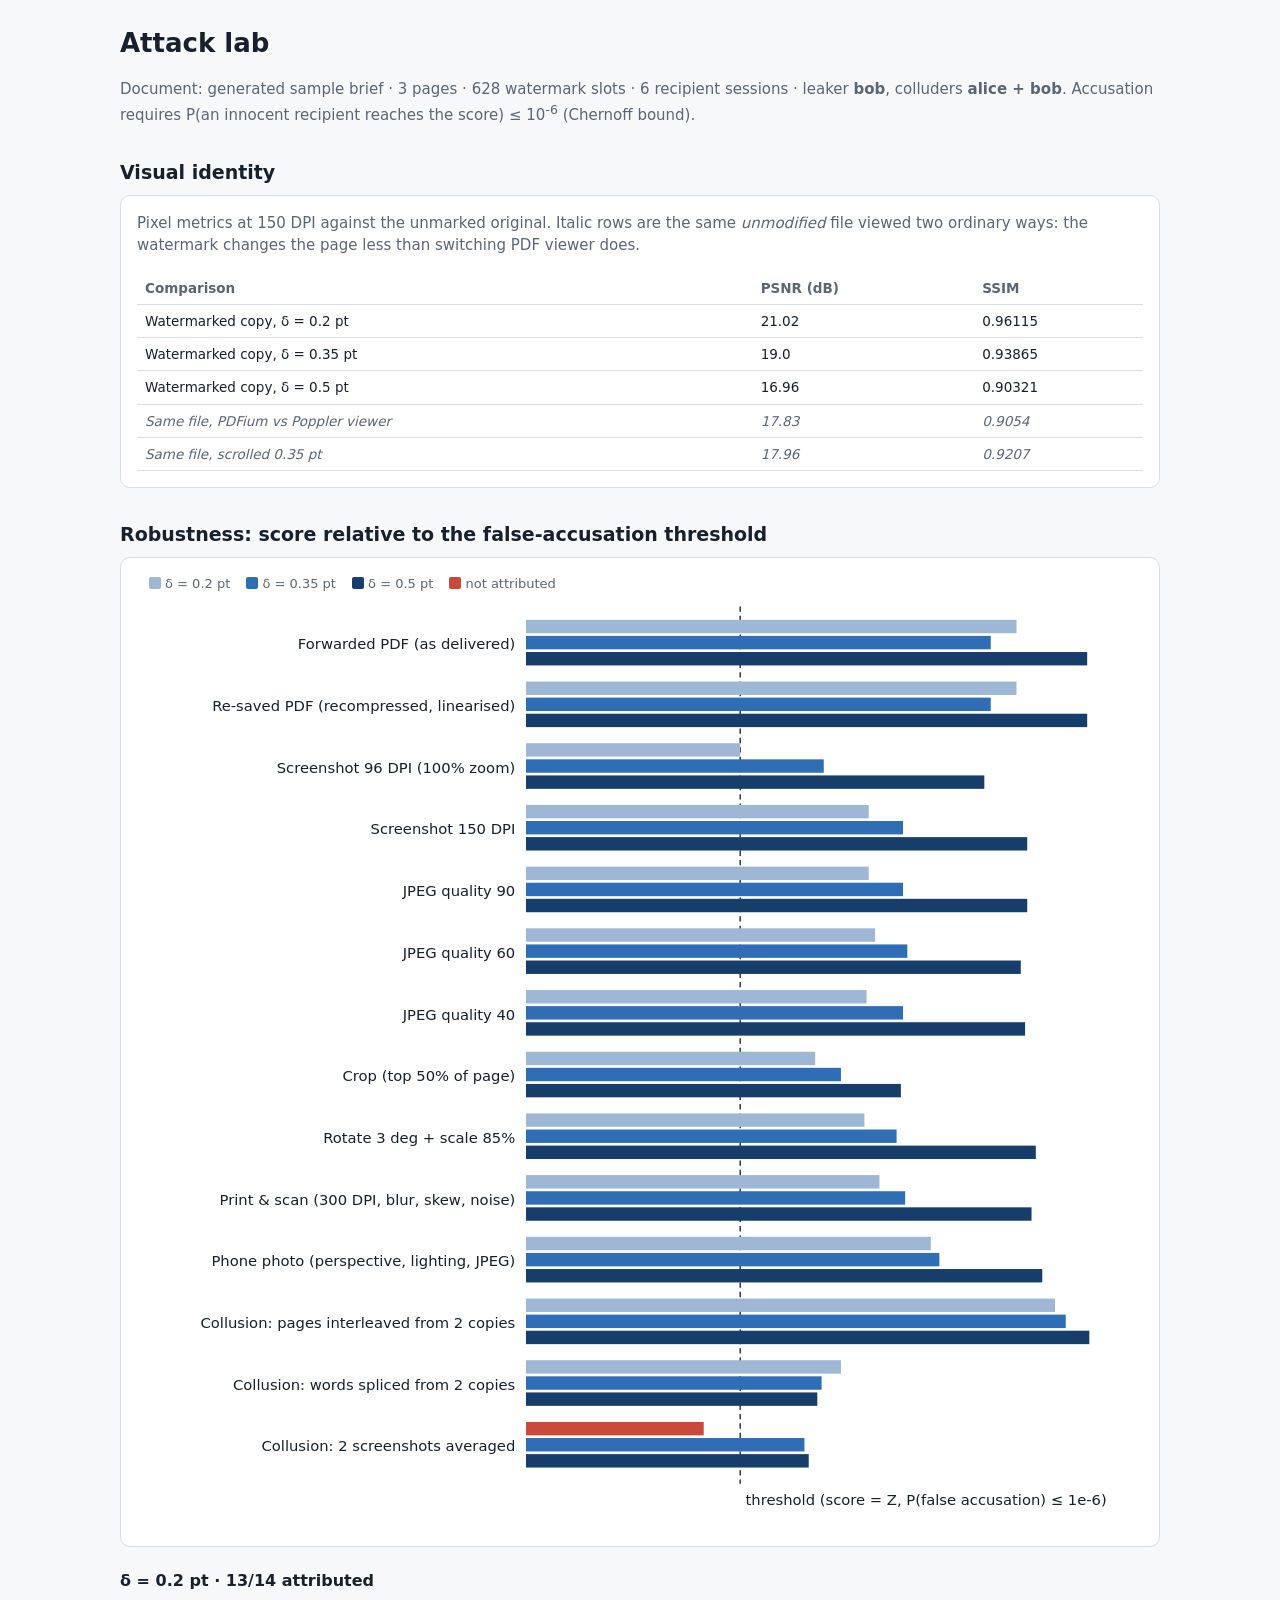
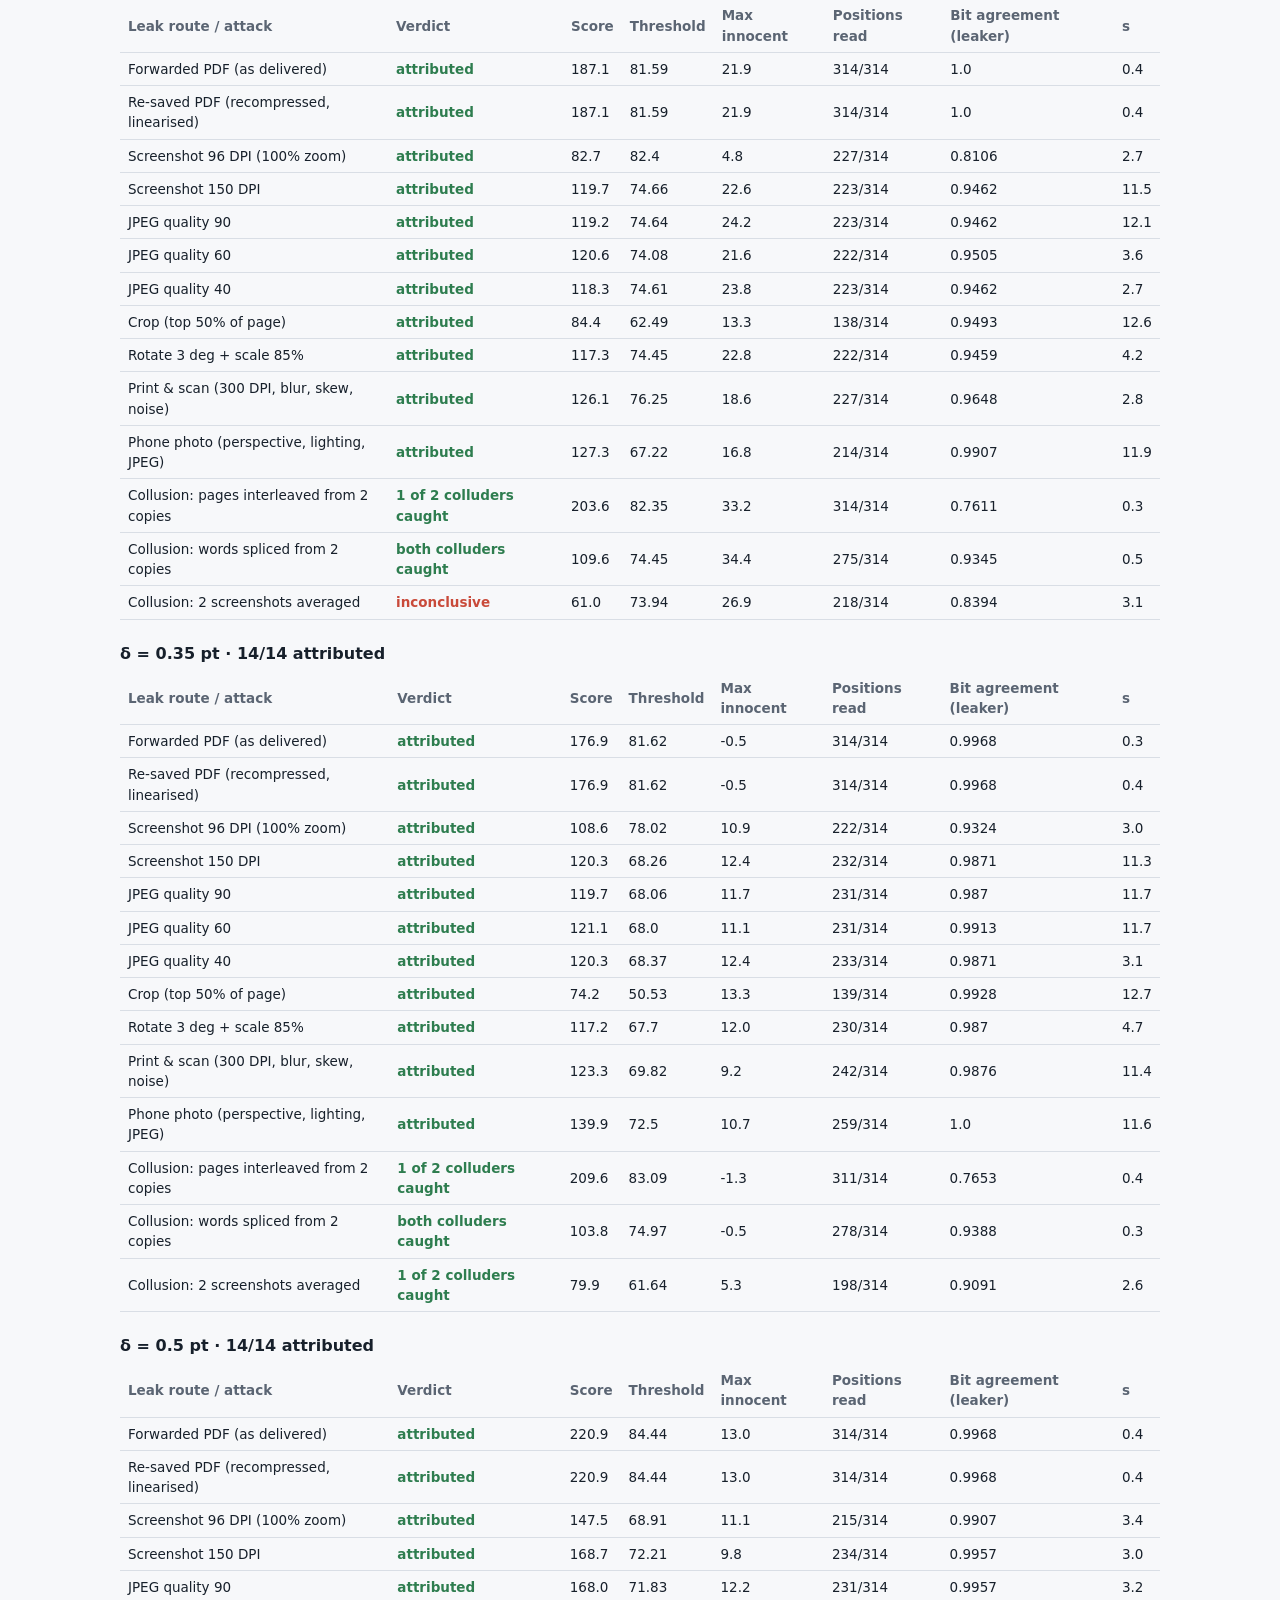
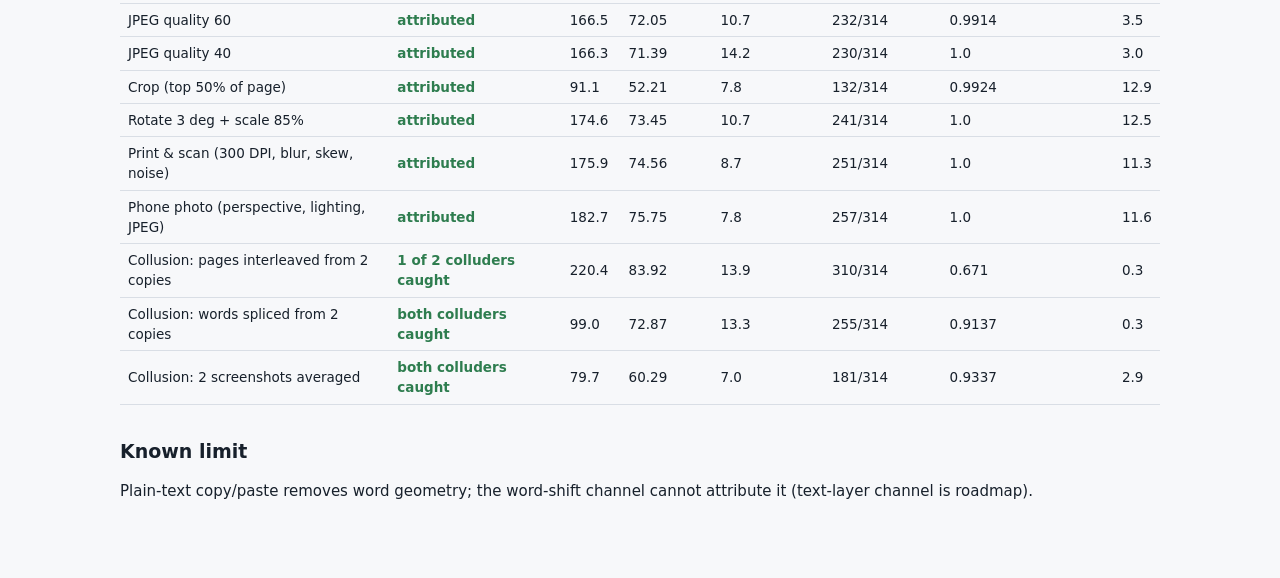
<file: docs/attack_lab_report.html>
<!doctype html><html lang="en"><head><meta charset="utf-8">
<meta name="viewport" content="width=device-width,initial-scale=1"><title>Nishaan attack lab</title>
<style>
:root{--bg:#f7f8fa;--fg:#17202b;--mut:#5b6573;--line:#d9dee5;--card:#fff}
@media (prefers-color-scheme:dark){:root{--bg:#11151b;--fg:#e6e9ee;--mut:#97a1ae;--line:#2a313b;--card:#171c23}}
body{margin:0;background:var(--bg);color:var(--fg);font:15px/1.5 system-ui,-apple-system,Segoe UI,Roboto,sans-serif}
main{max-width:1040px;margin:0 auto;padding:24px 16px 60px}
h1{font-size:26px;margin:0 0 4px} h2{font-size:19px;margin:32px 0 8px} h3{font-size:16px;margin:22px 0 6px}
.mut{color:var(--mut)} .card{background:var(--card);border:1px solid var(--line);border-radius:10px;padding:16px}
table{border-collapse:collapse;width:100%;font-size:13.5px} td,th{border-bottom:1px solid var(--line);padding:6px 8px;text-align:left}
th{color:var(--mut);font-weight:600} .ok{color:#2e7d4f;font-weight:600} .bad{color:#c94a3a;font-weight:600}
tr.base td{color:var(--mut);font-style:italic} .scroll{overflow-x:auto}
.chart{width:100%;height:auto} .chart .lbl{font-size:11px;fill:var(--fg)} .chart .thr{stroke:var(--fg);stroke-dasharray:4 3}
.key{display:inline-block;width:12px;height:12px;border-radius:2px;margin:0 4px 0 12px;vertical-align:-1px}
</style></head><body><main>
<h1>Attack lab</h1>
<p class="mut">Document: generated sample brief &middot; 3 pages &middot; 628 watermark slots &middot;
6 recipient sessions &middot; leaker <b>bob</b>, colluders <b>alice + bob</b>.
Accusation requires P(an innocent recipient reaches the score) &le; 10<sup>-6</sup> (Chernoff bound).</p>
<h2>Visual identity</h2>
<div class="card"><p class="mut" style="margin-top:0">Pixel metrics at 150 DPI against the unmarked original. Italic rows are the same
<i>unmodified</i> file viewed two ordinary ways: the watermark changes the page less than switching PDF viewer does.</p>
<table><tr><th>Comparison</th><th>PSNR (dB)</th><th>SSIM</th></tr><tr><td>Watermarked copy, &delta; = 0.2 pt</td><td>21.02</td><td>0.96115</td></tr><tr><td>Watermarked copy, &delta; = 0.35 pt</td><td>19.0</td><td>0.93865</td></tr><tr><td>Watermarked copy, &delta; = 0.5 pt</td><td>16.96</td><td>0.90321</td></tr><tr class="base"><td>Same file, PDFium vs Poppler viewer</td><td>17.83</td><td>0.9054</td></tr><tr class="base"><td>Same file, scrolled 0.35 pt</td><td>17.96</td><td>0.9207</td></tr></table></div>
<h2>Robustness: score relative to the false-accusation threshold</h2>
<div class="card"><div class="mut" style="font-size:13px"><span class="key" style="background:#9db7d5"></span>&delta; = 0.2 pt <span class="key" style="background:#2f6db5"></span>&delta; = 0.35 pt <span class="key" style="background:#173d6b"></span>&delta; = 0.5 pt <span class="key" style="background:#c94a3a"></span>not attributed</div><svg viewBox="0 0 750 694" class="chart" role="img" aria-label="Score over threshold per attack"><line x1="449.7" x2="449.7" y1="10" y2="664" class="thr"/><text x="453.7" y="680" class="lbl">threshold (score = Z, P(false accusation) &le; 1e-6)</text><text x="282" y="42.0" text-anchor="end" class="lbl">Forwarded PDF (as delivered)</text><rect x="290" y="20" width="365.7" height="10" fill="#9db7d5"><title>delta 0.2 pt: attributed, score/threshold 2.29</title></rect><rect x="290" y="32" width="346.5" height="10" fill="#2f6db5"><title>delta 0.35 pt: attributed, score/threshold 2.17</title></rect><rect x="290" y="44" width="418.4" height="10" fill="#173d6b"><title>delta 0.5 pt: attributed, score/threshold 2.62</title></rect><text x="282" y="88.0" text-anchor="end" class="lbl">Re-saved PDF (recompressed, linearised)</text><rect x="290" y="66" width="365.7" height="10" fill="#9db7d5"><title>delta 0.2 pt: attributed, score/threshold 2.29</title></rect><rect x="290" y="78" width="346.5" height="10" fill="#2f6db5"><title>delta 0.35 pt: attributed, score/threshold 2.17</title></rect><rect x="290" y="90" width="418.4" height="10" fill="#173d6b"><title>delta 0.5 pt: attributed, score/threshold 2.62</title></rect><text x="282" y="134.0" text-anchor="end" class="lbl">Screenshot 96 DPI (100% zoom)</text><rect x="290" y="112" width="159.7" height="10" fill="#9db7d5"><title>delta 0.2 pt: attributed, score/threshold 1.0</title></rect><rect x="290" y="124" width="222.0" height="10" fill="#2f6db5"><title>delta 0.35 pt: attributed, score/threshold 1.39</title></rect><rect x="290" y="136" width="341.7" height="10" fill="#173d6b"><title>delta 0.5 pt: attributed, score/threshold 2.14</title></rect><text x="282" y="180.0" text-anchor="end" class="lbl">Screenshot 150 DPI</text><rect x="290" y="158" width="255.5" height="10" fill="#9db7d5"><title>delta 0.2 pt: attributed, score/threshold 1.6</title></rect><rect x="290" y="170" width="281.1" height="10" fill="#2f6db5"><title>delta 0.35 pt: attributed, score/threshold 1.76</title></rect><rect x="290" y="182" width="373.7" height="10" fill="#173d6b"><title>delta 0.5 pt: attributed, score/threshold 2.34</title></rect><text x="282" y="226.0" text-anchor="end" class="lbl">JPEG quality 90</text><rect x="290" y="204" width="255.5" height="10" fill="#9db7d5"><title>delta 0.2 pt: attributed, score/threshold 1.6</title></rect><rect x="290" y="216" width="281.1" height="10" fill="#2f6db5"><title>delta 0.35 pt: attributed, score/threshold 1.76</title></rect><rect x="290" y="228" width="373.7" height="10" fill="#173d6b"><title>delta 0.5 pt: attributed, score/threshold 2.34</title></rect><text x="282" y="272.0" text-anchor="end" class="lbl">JPEG quality 60</text><rect x="290" y="250" width="260.3" height="10" fill="#9db7d5"><title>delta 0.2 pt: attributed, score/threshold 1.63</title></rect><rect x="290" y="262" width="284.3" height="10" fill="#2f6db5"><title>delta 0.35 pt: attributed, score/threshold 1.78</title></rect><rect x="290" y="274" width="368.9" height="10" fill="#173d6b"><title>delta 0.5 pt: attributed, score/threshold 2.31</title></rect><text x="282" y="318.0" text-anchor="end" class="lbl">JPEG quality 40</text><rect x="290" y="296" width="253.9" height="10" fill="#9db7d5"><title>delta 0.2 pt: attributed, score/threshold 1.59</title></rect><rect x="290" y="308" width="281.1" height="10" fill="#2f6db5"><title>delta 0.35 pt: attributed, score/threshold 1.76</title></rect><rect x="290" y="320" width="372.1" height="10" fill="#173d6b"><title>delta 0.5 pt: attributed, score/threshold 2.33</title></rect><text x="282" y="364.0" text-anchor="end" class="lbl">Crop (top 50% of page)</text><rect x="290" y="342" width="215.6" height="10" fill="#9db7d5"><title>delta 0.2 pt: attributed, score/threshold 1.35</title></rect><rect x="290" y="354" width="234.8" height="10" fill="#2f6db5"><title>delta 0.35 pt: attributed, score/threshold 1.47</title></rect><rect x="290" y="366" width="279.5" height="10" fill="#173d6b"><title>delta 0.5 pt: attributed, score/threshold 1.75</title></rect><text x="282" y="410.0" text-anchor="end" class="lbl">Rotate 3 deg + scale 85%</text><rect x="290" y="388" width="252.3" height="10" fill="#9db7d5"><title>delta 0.2 pt: attributed, score/threshold 1.58</title></rect><rect x="290" y="400" width="276.3" height="10" fill="#2f6db5"><title>delta 0.35 pt: attributed, score/threshold 1.73</title></rect><rect x="290" y="412" width="380.1" height="10" fill="#173d6b"><title>delta 0.5 pt: attributed, score/threshold 2.38</title></rect><text x="282" y="456.0" text-anchor="end" class="lbl">Print &amp; scan (300 DPI, blur, skew, noise)</text><rect x="290" y="434" width="263.5" height="10" fill="#9db7d5"><title>delta 0.2 pt: attributed, score/threshold 1.65</title></rect><rect x="290" y="446" width="282.7" height="10" fill="#2f6db5"><title>delta 0.35 pt: attributed, score/threshold 1.77</title></rect><rect x="290" y="458" width="376.9" height="10" fill="#173d6b"><title>delta 0.5 pt: attributed, score/threshold 2.36</title></rect><text x="282" y="502.0" text-anchor="end" class="lbl">Phone photo (perspective, lighting, JPEG)</text><rect x="290" y="480" width="301.8" height="10" fill="#9db7d5"><title>delta 0.2 pt: attributed, score/threshold 1.89</title></rect><rect x="290" y="492" width="308.2" height="10" fill="#2f6db5"><title>delta 0.35 pt: attributed, score/threshold 1.93</title></rect><rect x="290" y="504" width="384.9" height="10" fill="#173d6b"><title>delta 0.5 pt: attributed, score/threshold 2.41</title></rect><text x="282" y="548.0" text-anchor="end" class="lbl">Collusion: pages interleaved from 2 copies</text><rect x="290" y="526" width="394.4" height="10" fill="#9db7d5"><title>delta 0.2 pt: 1 of 2 colluders caught, score/threshold 2.47</title></rect><rect x="290" y="538" width="402.4" height="10" fill="#2f6db5"><title>delta 0.35 pt: 1 of 2 colluders caught, score/threshold 2.52</title></rect><rect x="290" y="550" width="420.0" height="10" fill="#173d6b"><title>delta 0.5 pt: 1 of 2 colluders caught, score/threshold 2.63</title></rect><text x="282" y="594.0" text-anchor="end" class="lbl">Collusion: words spliced from 2 copies</text><rect x="290" y="572" width="234.8" height="10" fill="#9db7d5"><title>delta 0.2 pt: both colluders caught, score/threshold 1.47</title></rect><rect x="290" y="584" width="220.4" height="10" fill="#2f6db5"><title>delta 0.35 pt: both colluders caught, score/threshold 1.38</title></rect><rect x="290" y="596" width="217.2" height="10" fill="#173d6b"><title>delta 0.5 pt: both colluders caught, score/threshold 1.36</title></rect><text x="282" y="640.0" text-anchor="end" class="lbl">Collusion: 2 screenshots averaged</text><rect x="290" y="618" width="132.5" height="10" fill="#c94a3a"><title>delta 0.2 pt: inconclusive, score/threshold 0.83</title></rect><rect x="290" y="630" width="207.6" height="10" fill="#2f6db5"><title>delta 0.35 pt: 1 of 2 colluders caught, score/threshold 1.3</title></rect><rect x="290" y="642" width="210.8" height="10" fill="#173d6b"><title>delta 0.5 pt: both colluders caught, score/threshold 1.32</title></rect></svg></div>
<h3>&delta; = 0.2 pt &middot; 13/14 attributed</h3><div class="scroll"><table><tr><th>Leak route / attack</th><th>Verdict</th><th>Score</th><th>Threshold</th><th>Max innocent</th><th>Positions read</th><th>Bit agreement (leaker)</th><th>s</th></tr><tr><td>Forwarded PDF (as delivered)</td><td class="ok">attributed</td><td>187.1</td><td>81.59</td><td>21.9</td><td>314/314</td><td>1.0</td><td>0.4</td></tr><tr><td>Re-saved PDF (recompressed, linearised)</td><td class="ok">attributed</td><td>187.1</td><td>81.59</td><td>21.9</td><td>314/314</td><td>1.0</td><td>0.4</td></tr><tr><td>Screenshot 96 DPI (100% zoom)</td><td class="ok">attributed</td><td>82.7</td><td>82.4</td><td>4.8</td><td>227/314</td><td>0.8106</td><td>2.7</td></tr><tr><td>Screenshot 150 DPI</td><td class="ok">attributed</td><td>119.7</td><td>74.66</td><td>22.6</td><td>223/314</td><td>0.9462</td><td>11.5</td></tr><tr><td>JPEG quality 90</td><td class="ok">attributed</td><td>119.2</td><td>74.64</td><td>24.2</td><td>223/314</td><td>0.9462</td><td>12.1</td></tr><tr><td>JPEG quality 60</td><td class="ok">attributed</td><td>120.6</td><td>74.08</td><td>21.6</td><td>222/314</td><td>0.9505</td><td>3.6</td></tr><tr><td>JPEG quality 40</td><td class="ok">attributed</td><td>118.3</td><td>74.61</td><td>23.8</td><td>223/314</td><td>0.9462</td><td>2.7</td></tr><tr><td>Crop (top 50% of page)</td><td class="ok">attributed</td><td>84.4</td><td>62.49</td><td>13.3</td><td>138/314</td><td>0.9493</td><td>12.6</td></tr><tr><td>Rotate 3 deg + scale 85%</td><td class="ok">attributed</td><td>117.3</td><td>74.45</td><td>22.8</td><td>222/314</td><td>0.9459</td><td>4.2</td></tr><tr><td>Print &amp; scan (300 DPI, blur, skew, noise)</td><td class="ok">attributed</td><td>126.1</td><td>76.25</td><td>18.6</td><td>227/314</td><td>0.9648</td><td>2.8</td></tr><tr><td>Phone photo (perspective, lighting, JPEG)</td><td class="ok">attributed</td><td>127.3</td><td>67.22</td><td>16.8</td><td>214/314</td><td>0.9907</td><td>11.9</td></tr><tr><td>Collusion: pages interleaved from 2 copies</td><td class="ok">1 of 2 colluders caught</td><td>203.6</td><td>82.35</td><td>33.2</td><td>314/314</td><td>0.7611</td><td>0.3</td></tr><tr><td>Collusion: words spliced from 2 copies</td><td class="ok">both colluders caught</td><td>109.6</td><td>74.45</td><td>34.4</td><td>275/314</td><td>0.9345</td><td>0.5</td></tr><tr><td>Collusion: 2 screenshots averaged</td><td class="bad">inconclusive</td><td>61.0</td><td>73.94</td><td>26.9</td><td>218/314</td><td>0.8394</td><td>3.1</td></tr></table></div><h3>&delta; = 0.35 pt &middot; 14/14 attributed</h3><div class="scroll"><table><tr><th>Leak route / attack</th><th>Verdict</th><th>Score</th><th>Threshold</th><th>Max innocent</th><th>Positions read</th><th>Bit agreement (leaker)</th><th>s</th></tr><tr><td>Forwarded PDF (as delivered)</td><td class="ok">attributed</td><td>176.9</td><td>81.62</td><td>-0.5</td><td>314/314</td><td>0.9968</td><td>0.3</td></tr><tr><td>Re-saved PDF (recompressed, linearised)</td><td class="ok">attributed</td><td>176.9</td><td>81.62</td><td>-0.5</td><td>314/314</td><td>0.9968</td><td>0.4</td></tr><tr><td>Screenshot 96 DPI (100% zoom)</td><td class="ok">attributed</td><td>108.6</td><td>78.02</td><td>10.9</td><td>222/314</td><td>0.9324</td><td>3.0</td></tr><tr><td>Screenshot 150 DPI</td><td class="ok">attributed</td><td>120.3</td><td>68.26</td><td>12.4</td><td>232/314</td><td>0.9871</td><td>11.3</td></tr><tr><td>JPEG quality 90</td><td class="ok">attributed</td><td>119.7</td><td>68.06</td><td>11.7</td><td>231/314</td><td>0.987</td><td>11.7</td></tr><tr><td>JPEG quality 60</td><td class="ok">attributed</td><td>121.1</td><td>68.0</td><td>11.1</td><td>231/314</td><td>0.9913</td><td>11.7</td></tr><tr><td>JPEG quality 40</td><td class="ok">attributed</td><td>120.3</td><td>68.37</td><td>12.4</td><td>233/314</td><td>0.9871</td><td>3.1</td></tr><tr><td>Crop (top 50% of page)</td><td class="ok">attributed</td><td>74.2</td><td>50.53</td><td>13.3</td><td>139/314</td><td>0.9928</td><td>12.7</td></tr><tr><td>Rotate 3 deg + scale 85%</td><td class="ok">attributed</td><td>117.2</td><td>67.7</td><td>12.0</td><td>230/314</td><td>0.987</td><td>4.7</td></tr><tr><td>Print &amp; scan (300 DPI, blur, skew, noise)</td><td class="ok">attributed</td><td>123.3</td><td>69.82</td><td>9.2</td><td>242/314</td><td>0.9876</td><td>11.4</td></tr><tr><td>Phone photo (perspective, lighting, JPEG)</td><td class="ok">attributed</td><td>139.9</td><td>72.5</td><td>10.7</td><td>259/314</td><td>1.0</td><td>11.6</td></tr><tr><td>Collusion: pages interleaved from 2 copies</td><td class="ok">1 of 2 colluders caught</td><td>209.6</td><td>83.09</td><td>-1.3</td><td>311/314</td><td>0.7653</td><td>0.4</td></tr><tr><td>Collusion: words spliced from 2 copies</td><td class="ok">both colluders caught</td><td>103.8</td><td>74.97</td><td>-0.5</td><td>278/314</td><td>0.9388</td><td>0.3</td></tr><tr><td>Collusion: 2 screenshots averaged</td><td class="ok">1 of 2 colluders caught</td><td>79.9</td><td>61.64</td><td>5.3</td><td>198/314</td><td>0.9091</td><td>2.6</td></tr></table></div><h3>&delta; = 0.5 pt &middot; 14/14 attributed</h3><div class="scroll"><table><tr><th>Leak route / attack</th><th>Verdict</th><th>Score</th><th>Threshold</th><th>Max innocent</th><th>Positions read</th><th>Bit agreement (leaker)</th><th>s</th></tr><tr><td>Forwarded PDF (as delivered)</td><td class="ok">attributed</td><td>220.9</td><td>84.44</td><td>13.0</td><td>314/314</td><td>0.9968</td><td>0.4</td></tr><tr><td>Re-saved PDF (recompressed, linearised)</td><td class="ok">attributed</td><td>220.9</td><td>84.44</td><td>13.0</td><td>314/314</td><td>0.9968</td><td>0.4</td></tr><tr><td>Screenshot 96 DPI (100% zoom)</td><td class="ok">attributed</td><td>147.5</td><td>68.91</td><td>11.1</td><td>215/314</td><td>0.9907</td><td>3.4</td></tr><tr><td>Screenshot 150 DPI</td><td class="ok">attributed</td><td>168.7</td><td>72.21</td><td>9.8</td><td>234/314</td><td>0.9957</td><td>3.0</td></tr><tr><td>JPEG quality 90</td><td class="ok">attributed</td><td>168.0</td><td>71.83</td><td>12.2</td><td>231/314</td><td>0.9957</td><td>3.2</td></tr><tr><td>JPEG quality 60</td><td class="ok">attributed</td><td>166.5</td><td>72.05</td><td>10.7</td><td>232/314</td><td>0.9914</td><td>3.5</td></tr><tr><td>JPEG quality 40</td><td class="ok">attributed</td><td>166.3</td><td>71.39</td><td>14.2</td><td>230/314</td><td>1.0</td><td>3.0</td></tr><tr><td>Crop (top 50% of page)</td><td class="ok">attributed</td><td>91.1</td><td>52.21</td><td>7.8</td><td>132/314</td><td>0.9924</td><td>12.9</td></tr><tr><td>Rotate 3 deg + scale 85%</td><td class="ok">attributed</td><td>174.6</td><td>73.45</td><td>10.7</td><td>241/314</td><td>1.0</td><td>12.5</td></tr><tr><td>Print &amp; scan (300 DPI, blur, skew, noise)</td><td class="ok">attributed</td><td>175.9</td><td>74.56</td><td>8.7</td><td>251/314</td><td>1.0</td><td>11.3</td></tr><tr><td>Phone photo (perspective, lighting, JPEG)</td><td class="ok">attributed</td><td>182.7</td><td>75.75</td><td>7.8</td><td>257/314</td><td>1.0</td><td>11.6</td></tr><tr><td>Collusion: pages interleaved from 2 copies</td><td class="ok">1 of 2 colluders caught</td><td>220.4</td><td>83.92</td><td>13.9</td><td>310/314</td><td>0.671</td><td>0.3</td></tr><tr><td>Collusion: words spliced from 2 copies</td><td class="ok">both colluders caught</td><td>99.0</td><td>72.87</td><td>13.3</td><td>255/314</td><td>0.9137</td><td>0.3</td></tr><tr><td>Collusion: 2 screenshots averaged</td><td class="ok">both colluders caught</td><td>79.7</td><td>60.29</td><td>7.0</td><td>181/314</td><td>0.9337</td><td>2.9</td></tr></table></div>
<h2>Known limit</h2><p>Plain-text copy/paste removes word geometry; the word-shift channel cannot attribute it (text-layer channel is roadmap).</p>
</main></body></html>
</file>
